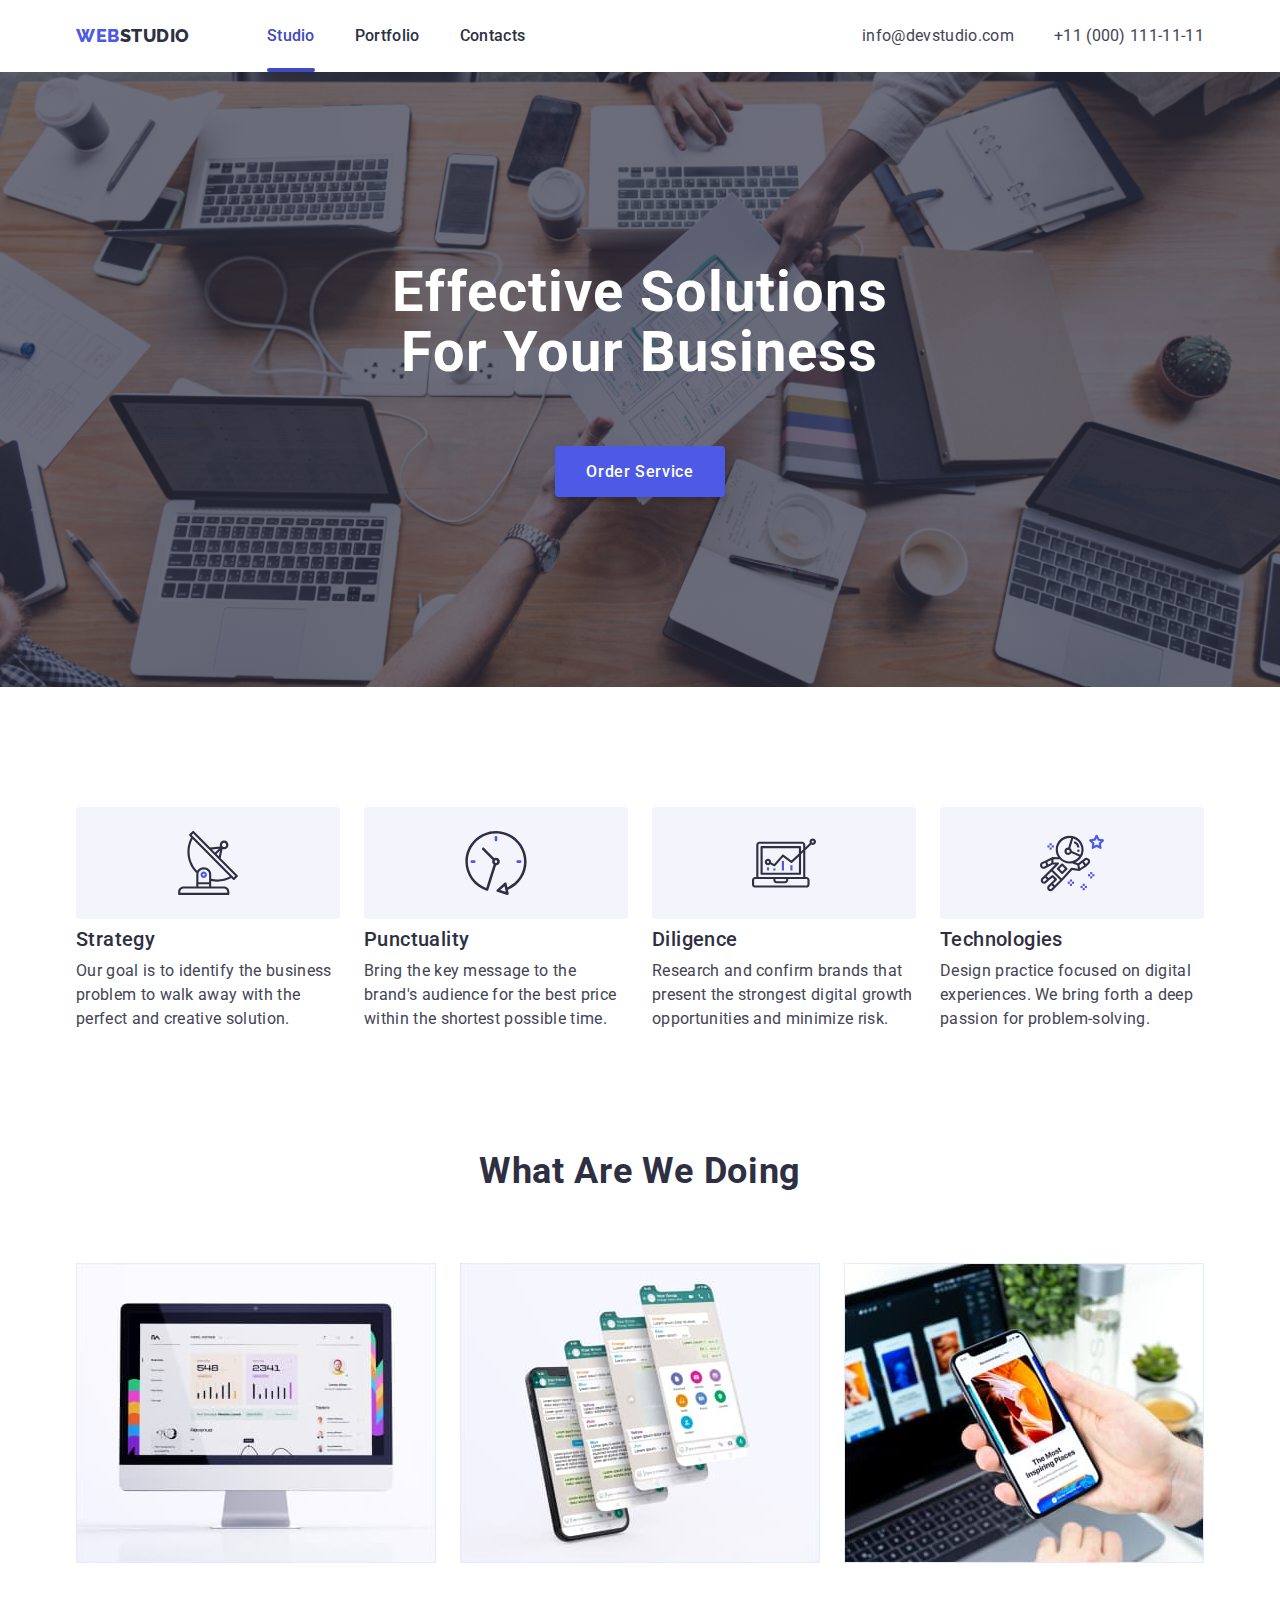
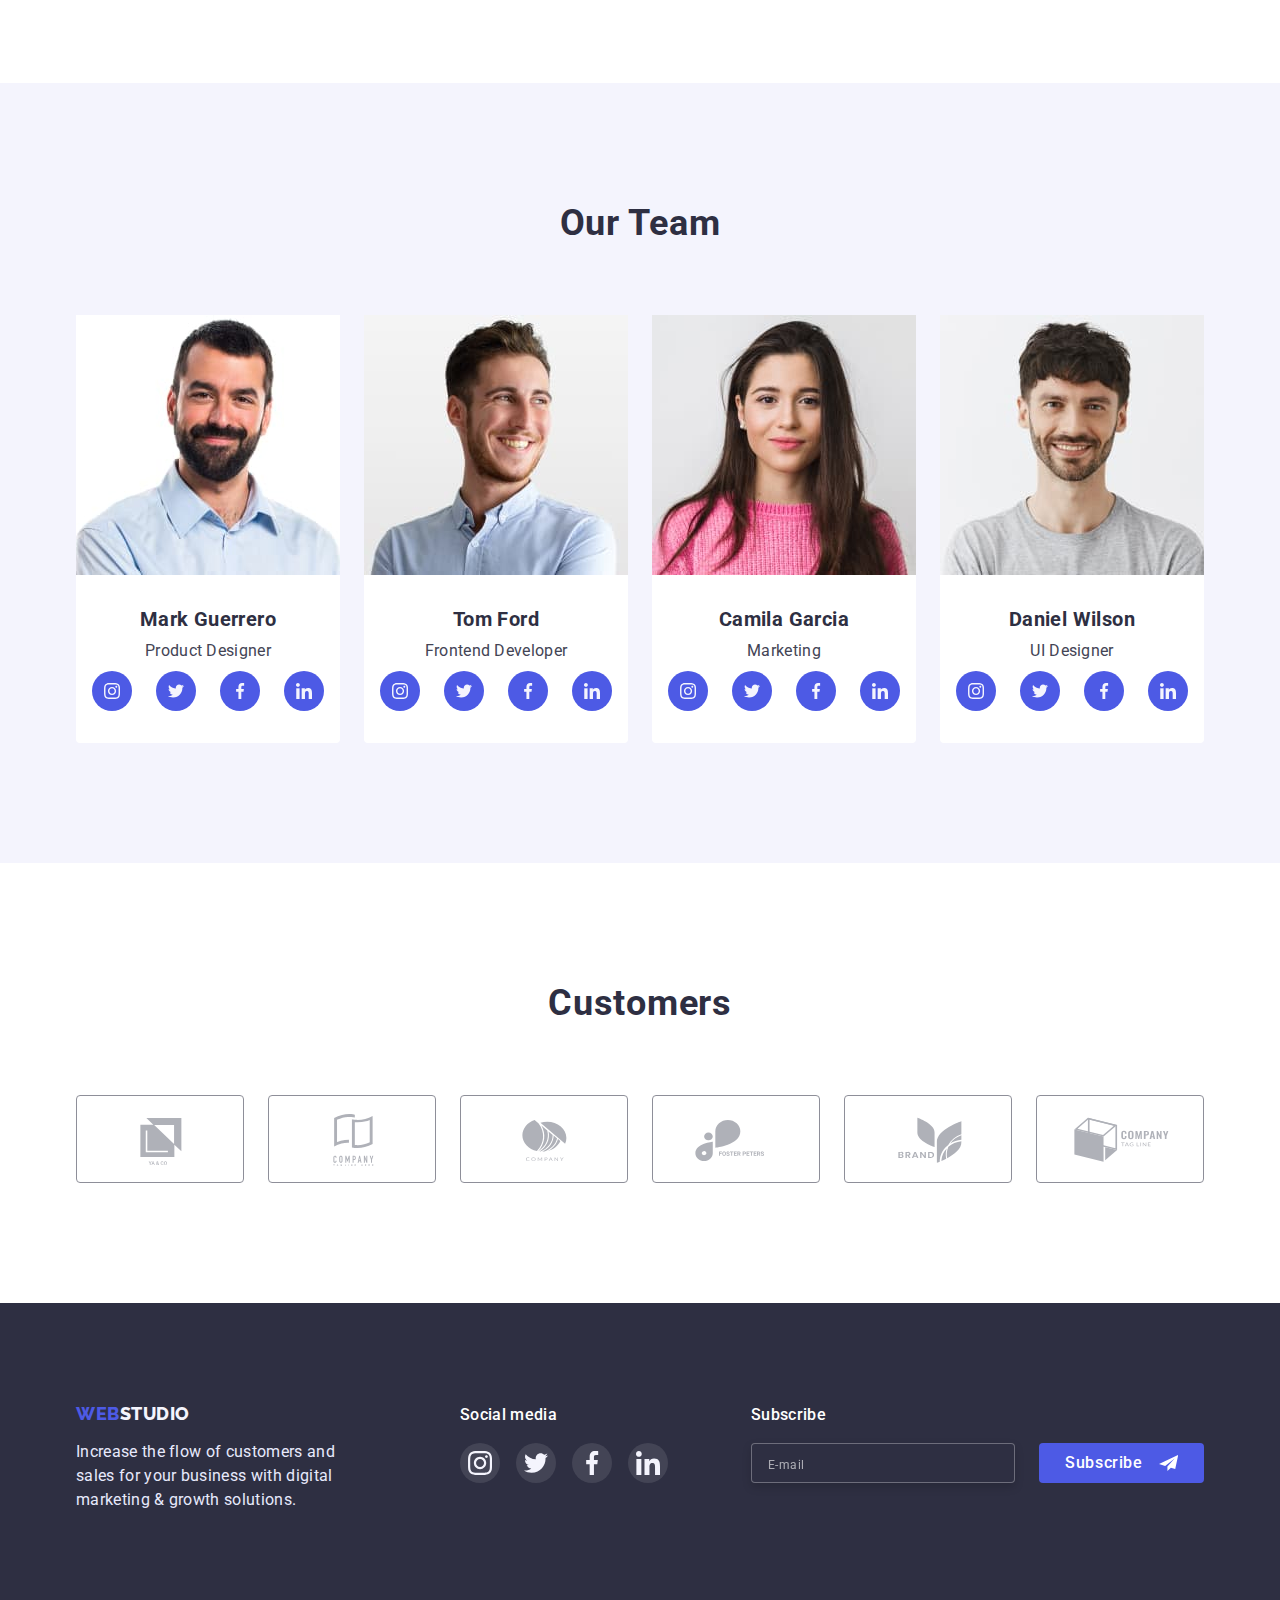
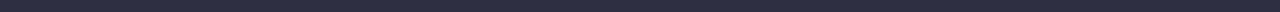
<file: index.html>
<!DOCTYPE html>
<html lang="en">

<head>
  <meta charset="UTF-8" />
  <meta http-equiv="X-UA-Compatible" content="IE=edge" />
  <meta name="viewport" content="width=device-width, initial-scale=1.0" />

  <link rel="preconnect" href="https://fonts.googleapis.com" />
  <link rel="preconnect" href="https://fonts.gstatic.com" crossorigin />
  <link
    href="https://fonts.googleapis.com/css2?family=Raleway:wght@800&family=Roboto:ital,wght@0,400;0,500;0,700;1,900&display=swap"
    rel="stylesheet" />
  <link rel="stylesheet" href="./css/modern-normalize.min.css" />
  <link rel="stylesheet" href="./css/styles.css" />
  <link rel="stylesheet" href="./css/mobile.css" />
  <link rel="stylesheet" href="./css/tablet.css" />
  <link rel="stylesheet" href="./css/desktop.css" />
  <title>Webstudio</title>
</head>

<body>

  <header class="header">
    <div class="container menu-wrapper">
      <a class="header-link" href="./index.html">
        <span class="nav-logo__web">web</span>
        <span class="nav-logo__studio">studio</span>
      </a>

      <nav class="menu">
        <ul class="menu-list">
          <li class="nav-right__menu li">
            <a class="menu-link link menu-current" href="./index.html">Studio</a>
          </li>
          <li class="nav-right__menu li">
            <a class="menu-link link" href="./portfolio.html">Portfolio</a>
          </li>
          <li class="nav-right__menu li">
            <a class="menu-link link" href="#">Contacts</a>
          </li>
        </ul>
      </nav>
      <ul class="contacts">
        <li class="contacts_email li">
          <a class="contacts-link link" href="mailto:info@devstudio.com">info@devstudio.com</a>
        </li>
        <li class="contacts_tel li">
          <a class="contacts-link link" href="tel:+11(000)1111111">+11 (000) 111-11-11</a>
        </li>
      </ul>
      <button class="menu-open" type="button" data-menu-open>
        <svg class="menu-open-icon" width="32px" height="22px">
          <use href="./images/icons.svg#icon-menu"></use>
        </svg>
      </button>
    </div>

    <!-- mob-menu -->
    <div class="mob-menu is-hidden" data-menu>

      <button type="button" class="mob-menu-close" data-menu-close>
        <svg class="mob-menu-close-icon " width="8px" height="8px">
          <use href="./images/icons.svg#icon-modal-close-icon"></use>
        </svg>
      </button>

      <div class="container">
        <div class="mob-menu-top">

          <nav class="mob-menu-nav">
            <ul class="mob-menu-list">
              <li class="mob-menu-nav-right li">
                <a class="mob-menu-link link menu-current" href="./index.html">Studio</a>
              </li>
              <li class="mob-menu-nav-right li">
                <a class="mob-menu-link link" href="./portfolio.html">Portfolio</a>
              </li>
              <li class="mob-menu-nav-right li">
                <a class="mob-menu-link link" href="#">Contacts</a>
              </li>
            </ul>
          </nav>
        </div>

        <div class="mob-menu-bottom">
          <ul class="mob-menu-contacts">
            <li class="mob-menu-contacts_tel li">
              <a class="mob-menu-contacts-link link" href="tel:+11(000)1111111">+11 (000) 111-11-11</a>
            </li>
            <li class="mob-menu-contacts_email li">
              <a class="mob-menu-contacts-link link" href="mailto:info@devstudio.com">info@devstudio.com</a>
            </li>

          </ul>

          <ul class="mob-menu-soc-icons-list">
            <li class="mob-menu-soc-icons-items">
              <a href="#" class="mob-menu-soc-icons-link">
                <svg class="mob-menu-icon">
                  <use href="./images/icons.svg#icon-instagram"></use>
                </svg>
              </a>
            </li>
            <li class="mob-menu-soc-icons-items">
              <a href="#" class="mob-menu-soc-icons-link">
                <svg class="mob-menu-icon">
                  <use href="./images/icons.svg#icon-twitter"></use>
                </svg>
              </a>
            </li>
            <li class="mob-menu-soc-icons-items">
              <a href="#" class="mob-menu-soc-icons-link">
                <svg class="mob-menu-icon">
                  <use href="./images/icons.svg#icon-facebook"></use>
                </svg>
              </a>
            </li>
            <li class="mob-menu-soc-icons-items">
              <a href="#" class="mob-menu-soc-icons-link">
                <svg class="mob-menu-icon">
                  <use href="./images/icons.svg#icon-linkedin"></use>
                </svg>
              </a>
            </li>
          </ul>
        </div>


      </div>
    </div>
    <!--end  mob-menu -->
  </header>
  <main class="main">
    <section class="promo">
      <h1 class="promo__title">Effective Solutions for Your Business</h1>
      <button class="promo__button" data-modal-open type="button">Order Service</button>
    </section>
    <section class="benefits">
      <div class="container">
        <h2 class="visually-hidden">Benefits</h2>
        <ul class="benefits-list">
          <li class="benefits__card li">
            <div class="benefits-icon">
              <svg class="benefits-svg" width="64" height="64">
                <use href="./images/icons.svg#icon-benefits-antenna"></use>
              </svg>
            </div>

            <h3 class="benefits__title">Strategy</h3>
            <p class="benefits__text">
              Our goal is to identify the business problem to walk away with
              the perfect and creative solution.
            </p>
          </li>
          <li class="benefits__card li">
            <div class="benefits-icon">
              <svg class="benefits-svg" width="64" height="64">
                <use href="./images/icons.svg#icon-benefits-clock"></use>
              </svg>
            </div>
            <h3 class="benefits__title">Punctuality</h3>
            <p class="benefits__text">
              Bring the key message to the brand's audience for the best price
              within the shortest possible time.
            </p>
          </li>
          <li class="benefits__card li">
            <div class="benefits-icon">
              <svg class="benefits-svg" width="64" height="64">
                <use href="./images/icons.svg#icon-benefits-diagram"></use>
              </svg>
            </div>
            <h3 class="benefits__title">Diligence</h3>
            <p class="benefits__text">
              Research and confirm brands that present the strongest digital
              growth opportunities and minimize risk.
            </p>
          </li>
          <li class="benefits__card li">
            <div class="benefits-icon">
              <svg class="benefits-svg" width="64" height="64">
                <use href="./images/icons.svg#icon-benefits-astronaut"></use>
              </svg>
            </div>
            <h3 class="benefits__title">Technologies</h3>
            <p class="benefits__text">
              Design practice focused on digital experiences. We bring forth a
              deep passion for problem-solving.
            </p>
          </li>
        </ul>
      </div>
    </section>
    <section class="presentation">
      <div class="container">
        <h2 class="presentation__title">What are we doing</h2>
        <ul class="presentation__list">
          <li class="presentation_item li">
            <img src="./images/presentation1.jpg"
              srcset="./images/presentation1.jpg 1x, ./images/presentation1-2x.jpg 2x" width="360"
              alt="presentation 1" />
          </li>
          <li class="presentation_item li">
            <img src="./images/presentation2.jpg"
              srcset="./images/presentation2.jpg 1x, ./images/presentation2-2x.jpg 2x" width="360"
              alt="presentation 2" />
          </li>
          <li class="presentation_item li">
            <img src="./images/presentation3.jpg"
              srcset="./images/presentation3.jpg 1x, ./images/presentation3-2x.jpg 2x" width="360"
              alt="presentation 3" />
          </li>
        </ul>
      </div>
    </section>
    <section class="team">
      <div class="container">
        <h2 class="team__title">Our Team</h2>
        <ul class="team__list">
          <li class="team__item li">
            <img class="team__photo" src="./images/team1.jpg" srcset="./images/team1.jpg 1x, ./images/team1-2x.jpg 2x"
              width="264" alt="photo Mark Guerrero" />
            <h3 class="team__name">Mark Guerrero</h3>
            <p class="team__job-title">Product Designer</p>

            <ul class="team-soc-icons-list">
              <li class="team-soc-icons-items">
                <a href="#" class="team-link">
                  <svg class="team-icon">
                    <use href="./images/icons.svg#icon-instagram"></use>
                  </svg>
                </a>
                <a href="#" class="team-link">
                  <svg class="team-icon">
                    <use href="./images/icons.svg#icon-twitter"></use>
                  </svg>
                </a>
                <a href="#" class="team-link">
                  <svg class="team-icon">
                    <use href="./images/icons.svg#icon-facebook"></use>
                  </svg>
                </a>
                <a href="#" class="team-link">
                  <svg class="team-icon">
                    <use href="./images/icons.svg#icon-linkedin"></use>
                  </svg>
                </a>
            </ul>
          </li>
          <li class="team__item li">
            <img class="team__photo" src="./images/team2.jpg" srcset="./images/team2.jpg 1x, ./images/team2-2x.jpg 2x"
              width="264" alt="photo Tom Ford" />
            <h3 class="team__name">Tom Ford</h3>
            <p class="team__job-title">Frontend Developer</p>
            <ul class="team-soc-icons-list">
              <li class="team-soc-icons-items">
                <a href="#" class="team-link">
                  <svg class="team-icon">
                    <use href="./images/icons.svg#icon-instagram"></use>
                  </svg>
                </a>
                <a href="#" class="team-link">
                  <svg class="team-icon">
                    <use href="./images/icons.svg#icon-twitter"></use>
                  </svg>
                </a>
                <a href="#" class="team-link">
                  <svg class="team-icon">
                    <use href="./images/icons.svg#icon-facebook"></use>
                  </svg>
                </a>
                <a href="#" class="team-link">
                  <svg class="team-icon">
                    <use href="./images/icons.svg#icon-linkedin"></use>
                  </svg>
                </a>
            </ul>
          </li>
          <li class="team__item li">
            <img class="team__photo" src="./images/team3.jpg" srcset="./images/team3.jpg 1x, ./images/team3-2x.jpg 2x"
              width="264" alt="photo Camila Garcia" />
            <h3 class="team__name">Camila Garcia</h3>
            <p class="team__job-title">Marketing</p>
            <ul class="team-soc-icons-list">
              <li class="team-soc-icons-items">
                <a href="#" class="team-link">
                  <svg class="team-icon">
                    <use href="./images/icons.svg#icon-instagram"></use>
                  </svg>
                </a>
                <a href="#" class="team-link">
                  <svg class="team-icon">
                    <use href="./images/icons.svg#icon-twitter"></use>
                  </svg>
                </a>
                <a href="#" class="team-link">
                  <svg class="team-icon">
                    <use href="./images/icons.svg#icon-facebook"></use>
                  </svg>
                </a>
                <a href="#" class="team-link">
                  <svg class="team-icon">
                    <use href="./images/icons.svg#icon-linkedin"></use>
                  </svg>
                </a>
            </ul>
          </li>
          <li class="team__item li">
            <img class="team__photo" src="./images/team4.jpg" srcset="./images/team4.jpg 1x, ./images/team4-2x.jpg 2x"
              width="264" alt="photo Daniel Wilson" />
            <h3 class="team__name">Daniel Wilson</h3>
            <p class="team__job-title">UI Designer</p>
            <ul class="team-soc-icons-list">
              <li class="team-soc-icons-items">
                <a href="#" class="team-link">
                  <svg class="team-icon">
                    <use href="./images/icons.svg#icon-instagram"></use>
                  </svg>
                </a>
                <a href="#" class="team-link">
                  <svg class="team-icon">
                    <use href="./images/icons.svg#icon-twitter"></use>
                  </svg>
                </a>
                <a href="#" class="team-link">
                  <svg class="team-icon">
                    <use href="./images/icons.svg#icon-facebook"></use>
                  </svg>
                </a>
                <a href="#" class="team-link">
                  <svg class="team-icon">
                    <use href="./images/icons.svg#icon-linkedin"></use>
                  </svg>
                </a>
            </ul>
          </li>
        </ul>
      </div>
    </section>
    <section class="customers">

      <div class="container">
        <h2 class="customers-title">customers</h2>
        <ul class="customers-list">
          <li class="customers-item li">
            <a class="customers-link" href="#">
              <svg class="customers-icon" width="104px" height="56px">
                <use href="./images/icons.svg#icon-ustomers-yaco"></use>
              </svg>
            </a>
          </li>
          <li class="customers-item li">
            <a class="customers-link" href="#">
              <svg class="customers-icon" width="104px" height="56px">
                <use href="./images/icons.svg#icon-customers-company"></use>
              </svg>
            </a>
          </li>
          <li class="customers-item li">
            <a class="customers-link" href="#">
              <svg class="customers-icon" width="104px" height="56px">
                <use href="./images/icons.svg#icon-customers-company-circle"></use>
              </svg>
            </a>
          </li>
          <li class="customers-item li">
            <a class="customers-link" href="#">
              <svg class="customers-icon" width="104px" height="56px">
                <use href="./images/icons.svg#icon-customers-foster"></use>
              </svg>
            </a>
          </li>
          <li class="customers-item li">
            <a class="customers-link" href="#">
              <svg class="customers-icon" width="104px" height="56px">
                <use href="./images/icons.svg#icon-customers-brand"></use>
              </svg>
            </a>
          </li>
          <li class="customers-item li">
            <a class="customers-link" href="#">
              <svg class="customers-icon" width="104px" height="56px">
                <use href="./images/icons.svg#icon-customers-tag"></use>
              </svg>
            </a>
          </li>
        </ul>
      </div>
    </section>
  </main>
  <footer class="footer">

    <div class="container">

      <div class="footer-wrapper">

        <div class="footer-text">
          <a class="footer-text-link" href="./index.html">
            <span class="nav-logo__web">web</span>studio
            <!-- <span class="nav-logo__studio">studio</span> -->

          </a>
          <p class="footer-text-paragraph">
            Increase the flow of customers and sales for your business with
            digital marketing & growth solutions.
          </p>
        </div>

        <div class="footer-social">
          <p class="footer-social-title">Social media</p>
          <ul class="footer-social-list">
            <li class="footer-social-item li">
              <a class="footer-social-link" href="#">
                <svg class="footer-social-icon" width="24px" height="24px">
                  <use href="./images/icons.svg#icon-instagram"></use>
                </svg>
              </a>
            </li>
            <li class="footer-social-item li">
              <a class="footer-social-link" href="#">
                <svg class="footer-social-icon" width="24px" height="24px">
                  <use href="./images/icons.svg#icon-twitter"></use>
                </svg>
              </a>
            </li>
            <li class="footer-social-item li">
              <a class="footer-social-link" href="#">
                <svg class="footer-social-icon" width="24px" height="24px">
                  <use href="./images/icons.svg#icon-facebook"></use>
                </svg>
              </a>
            </li>
            <li class="footer-social-item li">
              <a class="footer-social-link" href="#">
                <svg class="footer-social-icon" width="24px" height="24px">
                  <use href="./images/icons.svg#icon-linkedin"></use>
                </svg>
              </a>
            </li>
          </ul>
        </div>

        <div class="form-wraper">
          <p class="footer-e-mail-title">Subscribe</p>
          <form class="footer-e-mail">
            <input class="footer-e-mail-input" type="email" name="email" placeholder="E-mail">
            <button class="footer-e-mail-button" type="submit">
              <span>Subscribe</span>
              <svg class="footer-social-icon" width="24px" height="20px">
                <use href="./images/icons.svg#icon-mail-list"></use>
              </svg>
            </button>
          </form>
        </div>

      </div>
    </div>
  </footer>

  <div class="backdrop is-hidden" data-modal>
    <div class="modal">
      <button type="button" class="modal-close" data-modal-close>
        <svg class="modal-close-icon " width="8px" height="8px">
          <use href="./images/icons.svg#icon-modal-close-icon"></use>
        </svg>

      </button>
      <p class="modal-title">Leave your contacts and we will call you back</p>
      <form class="modal-form">
        <label class="modal-label">
          <span class="modal-label-text">
            Name
          </span>
          <span class="modal-input-wrap">
            <input class="modal-input" type="text" name="user-name" required>
            <svg class="modal-input-icon" width="18px" height="18px">
              <use href="./images/icons.svg#icon-modal-input-name"></use>
            </svg>
          </span>
        </label>

        <label class="modal-label">
          <span class="modal-label-text">
            Phone
          </span>
          <span class="modal-input-wrap">
            <input class="modal-input" type="tel" name="user-tel" required>
            <svg class="modal-input-icon" width="18px" height="24px">
              <use href="./images/icons.svg#icon-modal-input-tel"></use>
            </svg>
          </span>
        </label>

        <label class="modal-label">
          <span class="modal-label-text">
            Email
          </span>
          <span class="modal-input-wrap">
            <input class="modal-input" type="email" name="user-mail">
            <svg class="modal-input-icon" width="18px" height="24px">
              <use href="./images/icons.svg#icon-modal-input-email"></use>
            </svg>
          </span>
        </label>

        <label class="modal-label-comment">
          <span class="modal-label-text">
            Comment
          </span>
          <textarea class="modal-textarea" name="user-text" placeholder="Text input"></textarea>

        </label>
        <label class="modal-privacy">
          <input class="modal-privacy-checkbox visually-hidden" name="privacy" id="privacy" value="true" type="checkbox"
            required>
          <span class="modal-privacy-text">I accept the terms and conditions of the
            <a class="modal-privacy-link" href="#">Privacy Policy</a>
          </span>
        </label>
        <button class="modal-btn" type="submit">Send</button>
      </form>
    </div>
  </div>
  <script src="./js/modal.js"></script>
  <script src="./js/mob-menu.js"></script>
</body>

</html>
</file>
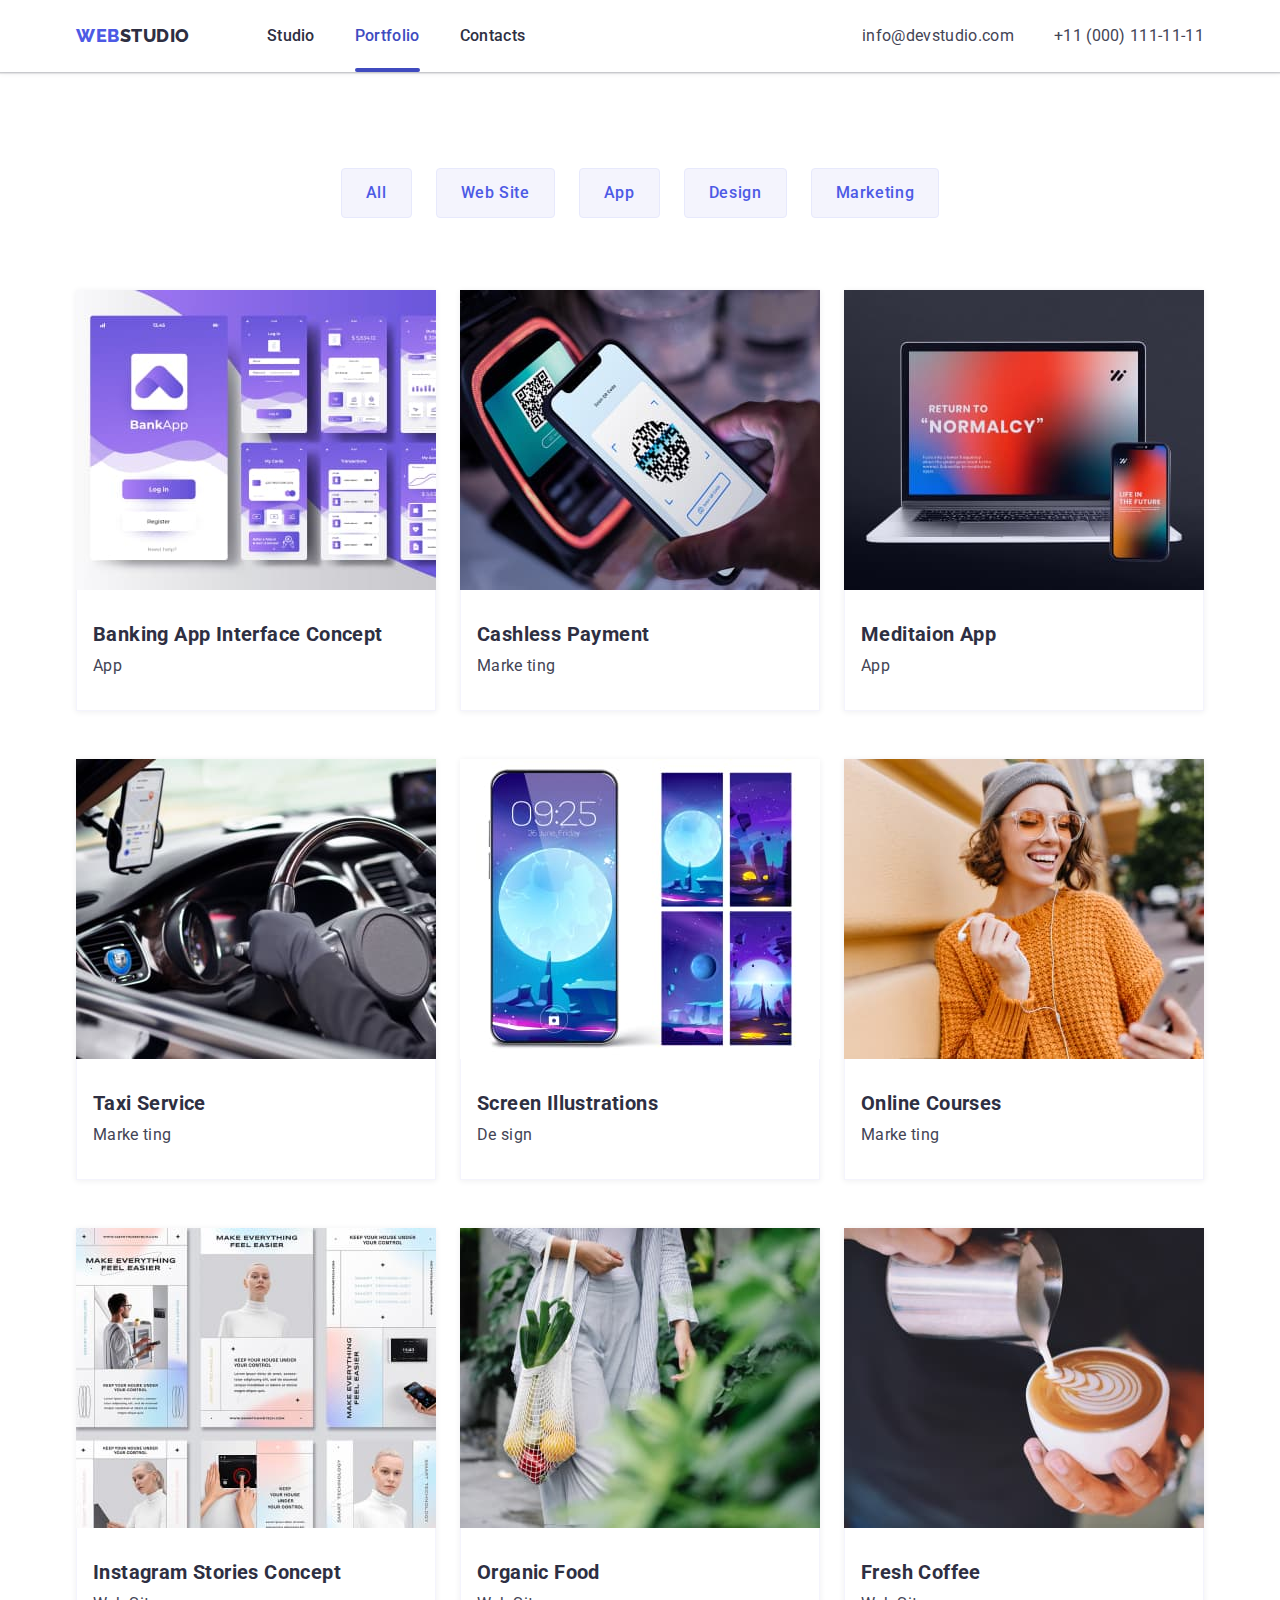
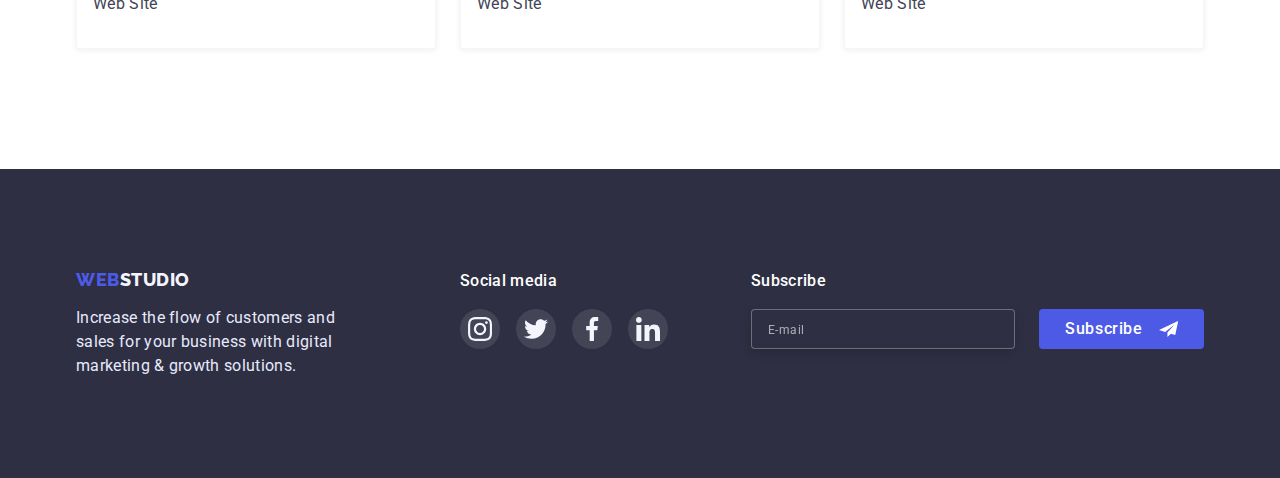
<file: portfolio.html>
<!DOCTYPE html>
<html lang="en">

<head>
  <meta charset="UTF-8" />
  <meta http-equiv="X-UA-Compatible" content="IE=edge" />
  <meta name="viewport" content="width=device-width, initial-scale=1.0" />

  <link rel="preconnect" href="https://fonts.googleapis.com" />
  <link rel="preconnect" href="https://fonts.gstatic.com" crossorigin />
  <link
    href="https://fonts.googleapis.com/css2?family=Raleway:wght@800&family=Roboto:ital,wght@0,400;0,500;0,700;1,900&display=swap"
    rel="stylesheet" />
  <link rel="stylesheet" href="./css/modern-normalize.min.css" />
  <link rel="stylesheet" href="./css/styles.css" />
  <link rel="stylesheet" href="./css/mobile.css" />
  <link rel="stylesheet" href="./css/tablet.css" />
  <link rel="stylesheet" href="./css/desktop.css" />
  <title>Portfolio</title>
</head>

<body>
  <header class="header">
    <div class="container menu-wrapper">
      <a class="header-link" href="./index.html">
        <span class="nav-logo__web">web</span>
        <span class="nav-logo__studio">studio</span>
      </a>

      <nav class="menu">
        <ul class="menu-list">
          <li class="nav-right__menu li">
            <a class="menu-link link" href="./index.html">Studio</a>
          </li>
          <li class="nav-right__menu li">
            <a class="menu-link link menu-current" href="./portfolio.html">Portfolio</a>
          </li>
          <li class="nav-right__menu li">
            <a class="menu-link link" href="#">Contacts</a>
          </li>
        </ul>
      </nav>
      <ul class="contacts">
        <li class="contacts_email li">
          <a class="contacts-link link" href="mailto:info@devstudio.com">info@devstudio.com</a>
        </li>
        <li class="contacts_tel li">
          <a class="contacts-link link" href="tel:+11(000)1111111">+11 (000) 111-11-11</a>
        </li>
      </ul>
      <button class="menu-open" type="button" data-menu-open>
        <svg class="menu-open-icon" width="32px" height="22px">
          <use href="./images/icons.svg#icon-menu"></use>
        </svg>
      </button>
    </div>

    <!-- mob-menu -->
    <div class="mob-menu is-hidden" data-menu>

      <button type="button" class="mob-menu-close" data-menu-close>
        <svg class="mob-menu-close-icon " width="8px" height="8px">
          <use href="./images/icons.svg#icon-modal-close-icon"></use>
        </svg>
      </button>

      <div class="container">
        <div class="mob-menu-top">

          <nav class="mob-menu-nav">
            <ul class="mob-menu-list">
              <li class="mob-menu-nav-right li">
                <a class="mob-menu-link link" href="./index.html">Studio</a>
              </li>
              <li class="mob-menu-nav-right li">
                <a class="mob-menu-link link menu-current" href=" ./portfolio.html">Portfolio</a>
              </li>
              <li class="mob-menu-nav-right li">
                <a class="mob-menu-link link" href="#">Contacts</a>
              </li>
            </ul>
          </nav>
        </div>

        <div class="mob-menu-bottom">
          <ul class="mob-menu-contacts">
            <li class="mob-menu-contacts_tel li">
              <a class="mob-menu-contacts-link link" href="tel:+11(000)1111111">+11 (000) 111-11-11</a>
            </li>
            <li class="mob-menu-contacts_email li">
              <a class="mob-menu-contacts-link link" href="mailto:info@devstudio.com">info@devstudio.com</a>
            </li>

          </ul>

          <ul class="mob-menu-soc-icons-list">
            <li class="mob-menu-soc-icons-items">
              <a href="#" class="mob-menu-soc-icons-link">
                <svg class="mob-menu-icon">
                  <use href="./images/icons.svg#icon-instagram"></use>
                </svg>
              </a>
            </li>
            <li class="mob-menu-soc-icons-items">
              <a href="#" class="mob-menu-soc-icons-link">
                <svg class="mob-menu-icon">
                  <use href="./images/icons.svg#icon-twitter"></use>
                </svg>
              </a>
            </li>
            <li class="mob-menu-soc-icons-items">
              <a href="#" class="mob-menu-soc-icons-link">
                <svg class="mob-menu-icon">
                  <use href="./images/icons.svg#icon-facebook"></use>
                </svg>
              </a>
            </li>
            <li class="mob-menu-soc-icons-items">
              <a href="#" class="mob-menu-soc-icons-link">
                <svg class="mob-menu-icon">
                  <use href="./images/icons.svg#icon-linkedin"></use>
                </svg>
              </a>
            </li>
          </ul>
        </div>


      </div>
    </div>
    <!--end  mob-menu -->
  </header>
  <main class="main">
    <section class="portfolio">
      <div class="container">
        <h1 class="visually-hidden">Our portfolio</h1>
        <ul class="filter">
          <li class="filter-list li">
            <button class="filter-btn btn" type="button">All</button>
          </li>
          <li class="filter-list li">
            <button class="filter-btn btn" type="button">Web Site</button>
          </li>
          <li class="filter-list li">
            <button class="filter-btn btn" type="button">App</button>
          </li>
          <li class="filter-list li">
            <button class="filter-btn btn" type="button">Design</button>
          </li>
          <li class="filter-list li">
            <button class="filter-btn btn" type="button">Marketing</button>
          </li>
        </ul>
        <ul class="projects">
          <li class="project-item li">
            <a class="projects-link link" href="#">
              <div class="project-thumb">
                <img src="./images/project-1.jpg" width="360" alt="Banking App" />
                <div class="project-overlay">
                  <p class="overlay-content">14 Stylish and User-Friendly App Design Concepts · Task Manager App ·
                    Calorie Tracker App · Exotic
                    Fruit Ecommerce App ·
                    Cloud Storage App</p>
                </div>
              </div>
              <div class="projects-content">
                <h2 class="project-title">Banking App Interface Concept</h2>
                <p class="project-text">App</p>
              </div>
            </a>
          </li>
          <li class="project-item li">
            <a class="projects-link link" href="#">
              <div class="project-thumb">
                <img src="./images/project-2.jpg" width="360" alt="Cashless" />
                <div class="project-overlay">
                  <p class="overlay-content">14 Stylish and User-Friendly App Design Concepts · Task Manager App ·
                    Calorie Tracker App · Exotic
                    Fruit Ecommerce App ·
                    Cloud Storage App</p>
                </div>
              </div>
              <div class="projects-content">
                <h2 class="project-title">Cashless Payment</h2>
                <p class="project-text">Marke ting</p>
              </div>
            </a>
          </li>
          <li class="project-item li">
            <a class="projects-link link" href="#">
              <div class="project-thumb">
                <img src="./images/project-3.jpg" width="360" alt="Meditaion App" />
                <div class="project-overlay">
                  <p class="overlay-content">14 Stylish and User-Friendly App Design Concepts · Task Manager App ·
                    Calorie Tracker App · Exotic
                    Fruit Ecommerce App ·
                    Cloud Storage App</p>
                </div>
              </div>
              <div class="projects-content">
                <h2 class="project-title">Meditaion App</h2>
                <p class="project-text">App</p>
              </div>
            </a>
          </li>
          <li class="project-item li">
            <a class="projects-link link" href="#">
              <div class="project-thumb">
                <img src="./images/project-4.jpg" width="360" alt="Taxi Service" />
                <div class="project-overlay">
                  <p class="overlay-content">14 Stylish and User-Friendly App Design Concepts · Task Manager App ·
                    Calorie Tracker App · Exotic
                    Fruit Ecommerce App ·
                    Cloud Storage App</p>
                </div>
              </div>
              <div class="projects-content">
                <h2 class="project-title">Taxi Service</h2>
                <p class="project-text">Marke ting</p>
              </div>
            </a>
          </li>
          <li class="project-item li">
            <a class="projects-link link" href="#">
              <div class="project-thumb">
                <img src="./images/project-5.jpg" width="360" alt="Screen Illustrations" />
                <div class="project-overlay">
                  <p class="overlay-content">14 Stylish and User-Friendly App Design Concepts · Task Manager App ·
                    Calorie Tracker App · Exotic
                    Fruit Ecommerce App ·
                    Cloud Storage App</p>
                </div>
              </div>
              <div class="projects-content">
                <h2 class="project-title">Screen Illustrations</h2>
                <p class="project-text">De sign</p>
              </div>
            </a>
          </li>
          <li class="project-item li">
            <a class="projects-link link" href="#">
              <div class="project-thumb">
                <img src="./images/project-6.jpg" width="360" alt="Online Courses" />
                <div class="project-overlay">
                  <p class="overlay-content">14 Stylish and User-Friendly App Design Concepts · Task Manager App ·
                    Calorie Tracker App · Exotic
                    Fruit Ecommerce App ·
                    Cloud Storage App</p>
                </div>
              </div>
              <div class="projects-content">
                <h2 class="project-title">Online Courses</h2>
                <p class="project-text">Marke ting</p>
              </div>
            </a>
          </li>
          <li class="project-item li">
            <a class="projects-link link" href="#">
              <div class="project-thumb">
                <img src="./images/project-7.jpg" width="360" alt="Instagram Stories Concept" />
                <div class="project-overlay">
                  <p class="overlay-content">14 Stylish and User-Friendly App Design Concepts · Task Manager App ·
                    Calorie Tracker App · Exotic
                    Fruit Ecommerce App ·
                    Cloud Storage App</p>
                </div>
              </div>
              <div class="projects-content">
                <h2 class="project-title">Instagram Stories Concept</h2>
                <p class="project-text">Web Site</p>
              </div>
            </a>
          </li>
          <li class="project-item li">
            <a class="projects-link link" href="#">
              <div class="project-thumb">
                <img src="./images/project-8.jpg" width="360" alt="Organic Food" />
                <div class="project-overlay">
                  <p class="overlay-content">14 Stylish and User-Friendly App Design Concepts · Task Manager App ·
                    Calorie Tracker App · Exotic
                    Fruit Ecommerce App ·
                    Cloud Storage App</p>
                </div>
              </div>
              <div class="projects-content">
                <h2 class="project-title">Organic Food</h2>
                <p class="project-text">Web Site</p>
              </div>
            </a>
          </li>
          <li class="project-item li">
            <a class="projects-link link" href="#">
              <div class="project-thumb">
                <img src="./images/project-9.jpg" width="360" alt="Fresh Coffee" />
                <div class="project-overlay">
                  <p class="overlay-content">14 Stylish and User-Friendly App Design Concepts · Task Manager App ·
                    Calorie Tracker App · Exotic
                    Fruit Ecommerce App ·
                    Cloud Storage App</p>
                </div>
              </div>
              <div class="projects-content">
                <h2 class="project-title">Fresh Coffee</h2>
                <p class="project-text">Web Site</p>
              </div>
            </a>
          </li>
        </ul>
      </div>
    </section>
  </main>
  <footer class="footer">

    <div class="container">

      <div class="footer-wrapper">

        <div class="footer-text">
          <a class="footer-text-link" href="./index.html">
            <span class="nav-logo__web">web</span>studio
            <!-- <span class="nav-logo__studio"></span> -->
          </a>
          <p class="footer-text-paragraph">
            Increase the flow of customers and sales for your business with
            digital marketing & growth solutions.
          </p>
        </div>

        <div class="footer-social">
          <p class="footer-social-title">Social media</p>
          <ul class="footer-social-list">
            <li class="footer-social-item li">
              <a class="footer-social-link" href="#">
                <svg class="footer-social-icon" width="24px" height="24px">
                  <use href="./images/icons.svg#icon-instagram"></use>
                </svg>
              </a>
            </li>
            <li class="footer-social-item li">
              <a class="footer-social-link" href="#">
                <svg class="footer-social-icon" width="24px" height="24px">
                  <use href="./images/icons.svg#icon-twitter"></use>
                </svg>
              </a>
            </li>
            <li class="footer-social-item li">
              <a class="footer-social-link" href="#">
                <svg class="footer-social-icon" width="24px" height="24px">
                  <use href="./images/icons.svg#icon-facebook"></use>
                </svg>
              </a>
            </li>
            <li class="footer-social-item li">
              <a class="footer-social-link" href="#">
                <svg class="footer-social-icon" width="24px" height="24px">
                  <use href="./images/icons.svg#icon-linkedin"></use>
                </svg>
              </a>
            </li>
          </ul>
        </div>

        <div class="form-wraper">
          <p class="footer-e-mail-title">Subscribe</p>
          <form class="footer-e-mail">
            <input class="footer-e-mail-input" type="email" name="email" placeholder="E-mail">
            <button class="footer-e-mail-button" type="submit">
              <span>Subscribe</span>
              <svg class="footer-social-icon" width="24px" height="20px">
                <use href="./images/icons.svg#icon-mail-list"></use>
              </svg>
            </button>
          </form>
        </div>

      </div>
    </div>
  </footer>
  <script src="./js/mob-menu.js"></script>
</body>

</html>
</file>
<file: css/styles.css>
* {
  box-sizing: border-box;
}

:root {
  --white-color: #ffffff;
  --accent-color: #4d5ae5;
  --primary-brand-color: #4d5ae5;
  --dark-color: #2e2f42;
  --slate-text-color: #434455;
  --cloud-color: #f4f4fd;
  --cornflower-color: #e7e9fc;
  --ocean-color: #404BBF;
  --duration-timing-function: 250ms cubic-bezier(0.4, 0, 0.2, 1);
}

body {
  font-family: 'Roboto', sans-serif;
  background: var(--white-color);
}

.container {
  /* max-width: 767px; */
  padding: 0 15px 0;
  margin: 0 auto;
}

h1,
h2,
h3,
h4,
h5,
ul,
p {
  margin: 0;
  padding: 0;
}

.link,
.header-link,
.footer-link {
  text-decoration: none;
}

ul {
  list-style-type: none;
}

.li {
  /* list-style: none; */
}

img {
  display: block;
  /* max-width: 100%; */
  height: auto;
  width: 100%;
}



.visually-hidden {
  position: absolute;
  width: 1px;
  height: 1px;
  margin: -1px;
  border: 0;
  padding: 0;
  white-space: nowrap;
  clip-path: inset(100%);
  clip: rect(0 0 0 0);
  overflow: hidden;
}

/* Header  */

.header {
  box-shadow: 0px 2px 1px rgba(46, 47, 66, 0.08),
    0px 1px 1px rgba(46, 47, 66, 0.16), 0px 1px 6px rgba(46, 47, 66, 0.08);
}

.menu-wrapper {
  display: flex;
  /* justify-content: space-between; */
  align-items: center;
}

.header-link {
  font-family: 'Raleway';
  font-style: normal;
  font-weight: 800;
  font-size: 18px;
  line-height: calc(24 / 18);
  align-items: center;
  letter-spacing: 0.03em;
  text-transform: uppercase;
  color: var(--dark-color);
  margin-right: 123px;
  padding-top: 24px;
  padding-bottom: 24px;
  display: flex;
}

.nav-logo__web {
  color: var(--primary-brand-color);
}

/* .nav-logo__studio {} */

.menu {
  display: none;
  font-size: 16px;
  line-height: calc(24 / 16);
  letter-spacing: 0.02em;
}

.menu-list {
  display: flex;
}

.nav-right__menu:not(:last-child) {
  margin-right: 40px;
}

.menu-link {
  position: relative;
  display: block;
  padding-top: 24px;
  padding-bottom: 24px;

  font-weight: 500;
  color: var(--dark-color);

  transition: color var(--duration-timing-function);
}

.menu-link:hover,
.menu-link:focus {
  color: var(--ocean-color)
}

.mob-menu-nav-right .menu-current {
  color: var(--ocean-color)
}

.menu-current {
  color: var(--ocean-color)
}

/* .menu-current::after {
  position: absolute;
  left: 0;
  bottom: 0;
  width: 100%;
  height: 4px;
  border-radius: 2px;
  display: block;
  content: '';
  background-color: var(--ocean-color);
  opacity: 1;
} */


.contacts {
  display: none;
  font-weight: 400;
  font-size: 12px;
  line-height: calc(16 / 12);
  letter-spacing: 0.04em;
  /* margin-left: auto; */
  align-items: flex-start;
  flex-direction: column;
  justify-content: center;
}

/* .contacts_email {
  margin-right: 40px;
} */

.contacts-link {
  color: var(--slate-text-color);
  transition: color var(--duration-timing-function);
}

.contacts-link:hover,
.contacts-link:focus {
  color: var(--ocean-color);
}

.menu-open {
  width: 32px;
  height: 22px;
  padding: 0;
  border-color: transparent;
  border: none;
  background: transparent;
  margin-left: auto;
}

.menu-open-icon {
  stroke: #000000;
}

/* mob-menu */
.mob-menu {
  /* display: none; */
  position: fixed;
  top: 0;
  z-index: 1;
  padding: 40px;
  width: 100vw;
  height: 100vh;
  background-color: #fff;

  box-shadow: 0px 2px 1px rgba(46, 47, 66, 0.08), 0px 1px 1px rgba(46, 47, 66, 0.16), 0px 1px 6px rgba(46, 47, 66, 0.08);
  padding-top: 80px;
}

.mob-menu-close {
  position: absolute;
  top: 40px;
  right: 40px;
  width: 24px;
  height: 24px;
  display: flex;
  align-items: center;
  justify-content: center;

  background: #E7E9FC;
  border: 1px solid rgba(0, 0, 0, 0.1);
  border-radius: 50%;
  color: #000000;
  cursor: pointer;
  transition:
    background var(--duration-timing-function),
    color var(--duration-timing-function);
}

.mob-menu .container {
  height: 100%;
  display: flex;
  flex-direction: column;
  justify-content: space-between;
  overflow: auto;
}

/* .mob-menu-nav {} */

.mob-menu-list {
  display: flex;
  flex-direction: column;
  gap: 40px;
  /* margin-bottom: 84px; */
}

/* .mob-menu-nav-right {} */

.mob-menu-link {
  font-style: normal;
  font-weight: 700;
  font-size: 36px;
  line-height: 40px;
  letter-spacing: 0.02em;
  text-transform: capitalize;

  color: var(--dark-color);
  transition: color var(--duration-timing-function);
}



.mob-menu-link:hover,
.mob-menu-link:focus {
  color: var(--ocean-color)
}

.mob-menu-contacts {
  display: flex;
  flex-direction: column;
  gap: 40px;
  margin-bottom: 48px;
}



.mob-menu-contacts_tel {
  font-weight: 600;
  font-size: 36px;
  line-height: 40px;
  text-transform: capitalize;

}

.mob-menu-contacts_tel .mob-menu-contacts-link {
  color: #4D5AE5;
}

.mob-menu-contacts_email {
  font-weight: 500;
  font-size: 20px;
  line-height: 24px;
  letter-spacing: 0.02em;
}

.mob-menu-contacts-link {
  color: #434455;
}



/* .mob-menu-contacts-link:hover,
.mob-menu-contacts-link:focus {
  color: #4D5AE5;
} */

/* .mob-menu-contacts-link {} */

.mob-menu-soc-icons-list {
  display: flex;
  gap: 52px;
  flex-wrap: wrap;
}


.mob-menu-soc-icons-items {}


.mob-menu-soc-icons-link {
  width: 40px;
  height: 40px;
  color: var(--cloud-color);
  border-radius: 50%;
  background: #4D5AE5;
  display: flex;
  justify-content: center;
  align-items: center;
  transition: background var(--duration-timing-function);
}

.mob-menu-icon {
  fill: currentColor;
  width: 24px;
  height: 24px;
}

/* mob-menu-end */

/* .contacts_tel {} */

/* .main {} */

.section {
  padding-top: 96px;
  padding-bottom: 96px;
}

/* Section Promo */

.promo {
  max-width: 480px;
  margin: 0 auto;
  background: var(--dark-color);
  padding-top: 112px;
  padding-bottom: 112px;
  text-align: center;

  background-image: linear-gradient(to right, rgba(46, 47, 66, 0.7), rgba(46, 47, 66, 0.7)), url(../images/promo-mobil.jpg);
  background-repeat: no-repeat;
  background-position: center;
  background-size: cover;
}

@media (min-device-pixel-ratio: 2),
(min-resolution: 192dpi),
(min-resolution: 2dppx) {
  .promo {
    background-image: linear-gradient(to right, rgba(46, 47, 66, 0.7), rgba(46, 47, 66, 0.7)), url(../images/promo-mobil-2x.jpg);
  }
}

.promo__title {
  font-weight: 700;
  max-width: 330px;
  font-size: 36px;
  line-height: calc(40 / 36);
  letter-spacing: 0.02em;
  text-transform: capitalize;
  color: var(--white-color);
  margin: 0 auto 72px;
}

.promo__button {
  font-family: inherit;
  font-size: 16px;
  font-weight: 500;
  line-height: calc(19 / 16);
  letter-spacing: 0.04em;
  color: var(--white-color);
  width: 170px;
  height: 51px;
  background: var(--primary-brand-color);
  border: transparent;
  border-radius: 4px;
  box-shadow: 0px 4px 4px rgba(0, 0, 0, 0.15);
  cursor: pointer;
  transition:
    background var(--duration-timing-function),
    box-shadow var(--duration-timing-function);
}

.promo__button:hover,
.promo__button:focus {
  background: var(--ocean-color);
  box-shadow: 0px 4px 4px rgba(0, 0, 0, 0.15);
}

/* Section Benefits */

.benefits {
  background: var(--white-color);
  padding-top: 96px;
  padding-bottom: 96px;
}

.benefits-list {
  display: flex;
  flex-wrap: wrap;
  gap: 72px;
}

/* .benefits__card {
  width: calc((100% - 72px) / 4);
  flex-basis: calc((100% - 3 * 24px) / 4);
} */

.benefits-icon {
  /* display: none; */
  /* width: 264px;
  height: 112px; */
  background: var(--cloud-color);
  border-radius: 4px;
  display: flex;
  align-items: center;
  justify-content: center
}

.benefits-svg {
  display: none;
}

.benefits__title {
  font-weight: 700;
  font-size: 36px;
  line-height: calc(40 / 36);
  text-align: center;
  letter-spacing: 0.02em;
  color: var(--dark-color);
  /* margin-top: 8px; */
  margin-bottom: 8px;
}

.benefits__text {
  font-weight: 500;
  font-size: 16px;
  line-height: calc(24 / 16);
  letter-spacing: 0.02em;
  color: var(--slate-text-color);
}

.presentation {
  display: none;
  background: var(--white-color);
  /* padding-top: 120px; */
  padding-bottom: 120px;
}

.presentation__title {
  font-weight: 700;
  font-size: 36px;
  line-height: calc(40 / 36);
  text-align: center;
  letter-spacing: 0.02em;
  text-transform: capitalize;
  color: var(--dark-color);
  margin-bottom: 72px;
}

.presentation__list {
  display: flex;
  gap: 24px;
  justify-content: center;
}

/* .presentation_item {
  width: calc((100% - 48px) / 3);
} */

.team {
  background: var(--cloud-color);
  padding-top: 96px;
  padding-bottom: 128px;
}

.team__title {
  font-size: 36px;
  font-weight: 700;
  line-height: calc(40 / 36);
  text-align: center;
  letter-spacing: 0.02em;
  text-transform: capitalize;
  color: var(--dark-color);
  margin-bottom: 72px;
}

.team__list {
  display: flex;
  flex-wrap: wrap;
  gap: 72px;
  justify-content: center;
}

.team__item {
  background: var(--white-color);

  width: 264px;
  /* width: calc((100% - 24px) /2); */
  /* width: calc((100% - 72px) /4); */
  text-align: center;
  padding-bottom: 32px;
  border-radius: 0px 0px 4px 4px;
}

.team__photo {
  margin-bottom: 32px;
}

.team__name {
  font-weight: 700;
  font-size: 20px;
  line-height: calc(24 / 20);
  letter-spacing: 0.02em;
  color: var(--dark-color);
  margin-bottom: 8px;
}

.team__job-title {
  font-weight: 400;
  font-size: 16px;
  line-height: calc(24 / 16);
  letter-spacing: 0.02em;
  color: var(--slate-text-color);
  margin-bottom: 8px;
}

/* .team-soc-icons-list {} */

.team-soc-icons-items {
  display: flex;
  justify-content: center;
  gap: 24px;
}

.team-link {
  width: 40px;
  height: 40px;
  color: var(--cloud-color);
  border-radius: 50%;
  background: #4D5AE5;
  display: flex;
  justify-content: center;
  align-items: center;
  transition: background var(--duration-timing-function);
}

.team-link:hover,
.team-link:focus {
  background: var(--ocean-color);
}

.team-icon {
  fill: currentColor;
  width: 16px;
  height: 16px;
}

.customers {
  background: #FFFFFF;
  padding-top: 96px;
  padding-bottom: 96px;
}

.customers-title {
  margin-bottom: 72px;
  font-style: normal;
  font-weight: 700;
  font-size: 36px;
  line-height: calc(40 / 36);
  text-align: center;
  letter-spacing: 0.02em;
  text-transform: capitalize;
  color: #2E2F42;
}

.customers-list {
  display: flex;
  flex-wrap: wrap;
  justify-content: center;
  column-gap: 16px;
  row-gap: 72px;
}

.customers-item {
  display: flex;
  flex-basis: calc((100% - 16px)/2);

}

.customers-link {
  width: calc(100%);
  height: 88px;
  border: 1px solid #8E8F99;
  border-radius: 4px;
  display: flex;
  justify-content: center;
  align-items: center;
  color: #AFB1B8;
  transition: color var(--duration-timing-function), border var(--duration-timing-function);
  ;
}

.customers-link:hover,
.customers-link:focus {
  color: var(--ocean-color);
  border: 1px solid var(--ocean-color);
}

.customers-icon {
  fill: currentColor;
}

.footer {
  background: var(--dark-color);
  padding-top: 96px;
  padding-bottom: 96px;
}

.footer-wrapper {
  display: flex;
  flex-wrap: wrap;
  justify-content: center;
  row-gap: 72px;
}


.footer-text {
  width: 264px;
  /* margin-right: 120px; */
}



.footer-text-link {
  font-family: 'Raleway';
  font-style: normal;
  font-weight: 800;
  font-size: 18px;
  line-height: calc(21 / 18);
  letter-spacing: 0.03em;
  text-transform: uppercase;
  text-decoration: none;
  color: var(--cloud-color);
  margin-bottom: 16px;
  /* display: flex; */
  /* justify-content: center; */
  display: block;
  text-align: center;
}

.footer-text-paragraph {
  font-weight: 400;
  font-size: 16px;
  line-height: calc(24 / 16);
  letter-spacing: 0.02em;
  color: var(--cornflower-color);
}

.footer-social {
  width: 208px;
  height: 80px;
}

.footer-social-title,
.footer-e-mail-title {
  font-weight: 500;
  font-size: 16px;
  line-height: calc(24 / 16);
  letter-spacing: 0.02em;
  color: #FFFFFF;
  margin-bottom: 16px;
  text-align: center;
}

.footer-social-list {
  display: flex;
  justify-content: flex-start;
  gap: 16px;
}

/* .footer-social-item {} */

.footer-social-link {
  width: 40px;
  height: 40px;
  color: var(--cloud-color);
  background: rgba(255, 255, 255, 0.1);
  border-radius: 50%;
  display: flex;
  justify-content: center;
  align-items: center;
  transition: background var(--duration-timing-function);
}

.footer-social-link:hover,
.footer-social-link:focus {
  background: #31D0AA;
}

.footer-social-icon {
  fill: currentColor;
}

.footer-e-mail {
  display: flex;
  gap: 16px;
  flex-wrap: wrap;
  justify-content: center;
}

/* .footer-e-mail-title {} */

/* .footer-e-mail-action {} */

.footer-e-mail-input {
  width: 100%;
  height: 40px;
  border: 1px solid rgba(255, 255, 255, 0.3);
  filter: drop-shadow(0px 4px 4px rgba(0, 0, 0, 0.15));
  border-radius: 4px;
  outline: transparent;
  background: var(--dark-color);
  font-style: normal;
  font-weight: 400;
  font-size: 16px;
  line-height: 24px;
  letter-spacing: 0.02em;
  color: #E7E9FC;
  padding-left: 16px;
}

.footer-e-mail-input::placeholder {
  font-style: normal;
  font-weight: 400;
  font-size: 12px;
  line-height: 24px;
  align-items: center;
  letter-spacing: 0.04em;

  color: rgba(255, 255, 255, 0.6);
  padding: 8px 0 8px 0px;
}

.footer-e-mail-button {
  background: var(--primary-brand-color);
  border-radius: 4px;
  font-style: normal;
  font-weight: 500;
  font-size: 16px;
  line-height: 24px;
  display: flex;
  align-items: center;
  text-align: center;
  letter-spacing: 0.04em;
  color: #FFFFFF;
  border-color: transparent;
  width: 165px;
  gap: 16px;
  padding: 6px 24px;
  transition:
    background var(--duration-timing-function),
    box-shadow var(--duration-timing-function);
}

.footer-e-mail-button:hover,
.footer-e-mail-button:focus {
  background: var(--ocean-color);
  box-shadow: 0px 4px 4px rgba(0, 0, 0, 0.15);
}

.portfolio {
  padding-top: 96px;
  padding-bottom: 120px;
}

.filter {
  display: flex;
  justify-content: center;
  margin-bottom: 72px;
  gap: 24px;
}

.filter-list {
  gap: 24px;
}

.filter-btn {
  font-weight: 500;
  font-family: inherit;
  font-size: 16px;
  line-height: calc(24 / 16);
  text-align: center;
  letter-spacing: 0.04em;
  color: var(--primary-brand-color);
  padding: 12px 24px;
  background: var(--cloud-color);
  border: 1px solid #e7e9fc;
  border-radius: 4px;
  cursor: pointer;
  transition:
    color var(--duration-timing-function),
    background var(--duration-timing-function),
    border-color var(--duration-timing-function),
    box-shadow var(--duration-timing-function);
}

.btn:hover,
.btn:focus {
  color: var(--white-color);
  background: var(--primary-brand-color);
  border-color: transparent;
  box-shadow: 0px 3px 1px rgba(0, 0, 0, 0.1), 0px 2px 1px rgba(0, 0, 0, 0.08), 0px 2px 2px rgba(0, 0, 0, 0.12);
}

.projects {
  display: flex;
  flex-wrap: wrap;
  row-gap: 48px;
  column-gap: 24px;
}

.project-item {
  width: calc((100% - 48px) / 3);
}



.projects-link {
  display: flex;
  flex-direction: column;
  box-shadow: 0px 1px 6px rgba(46, 47, 66, 0.08);
  transition:
    box-shadow var(--duration-timing-function);
}

.projects-link:hover,
.projects-link:focus {
  box-shadow: 0px 1px 6px rgba(46, 47, 66, 0.08), 0px 1px 1px rgba(46, 47, 66, 0.16), 0px 2px 1px rgba(46, 47, 66, 0.08);
}

.projects-link:hover .project-overlay,
.projects-link:focus .project-overlay {
  transform: translateY(-100%)
}

.project-thumb {
  position: relative;
  overflow: hidden;
}


.project-overlay {
  position: absolute;
  width: 100%;
  height: 100%;

  background-color: #4D5AE5;
  transform: translateY(0%);
  transition:
    transform var(--duration-timing-function);
}

.overlay-content {
  padding: 40px 32px;
  font-weight: 400;
  font-size: 16px;
  line-height: calc(24 / 16);
  letter-spacing: 0.02em;
  color: var(--cloud-color);
}

.projects-content {
  padding: 32px 0 32px 16px;
  border-right: 0.5px solid var(--cloud-color);
  border-bottom: 0.5px solid var(--cloud-color);
  border-left: 0.5px solid var(--cloud-color);
}

.project-title {
  font-weight: 700;
  font-size: 20px;
  line-height: calc(24 / 20);
  letter-spacing: 0.02em;
  color: var(--dark-color);
  margin-bottom: 8px;
}

.project-text {
  font-weight: 400;
  font-size: 16px;
  line-height: calc(24 / 16);
  letter-spacing: 0.02em;
  color: var(--slate-text-color);
}

.backdrop {
  position: fixed;
  top: 0;
  left: 0;
  width: 100%;
  height: 100%;
  background: rgba(46, 47, 66, 0.4);


  opacity: 1;
  transition:
    visibility var(--duration-timing-function),
    opacity var(--duration-timing-function);
}

.is-hidden {
  opacity: 0;
  pointer-events: none;
  visibility: hidden;
}


.modal {
  position: absolute;
  width: 100%;
  max-width: 392px;
  /* height: 576px; */
  padding: 24px;
  padding-top: 72px;
  top: 50%;
  left: 50%;
  transform: translate(-50%, -50%) scale(1) rotate(0);
  background: #FCFCFC;

  box-shadow: 0px 1px 1px rgba(0, 0, 0, 0.14), 0px 1px 3px rgba(0, 0, 0, 0.12), 0px 2px 1px rgba(0, 0, 0, 0.2);
  border-radius: 4px;

  transition: transform var(--duration-timing-function);
}

.backdrop.is-hidden .modal {
  transform: translate(-50%, -50%) scale(0) rotate(360deg);

}


.modal-close {
  position: absolute;
  top: 24px;
  right: 24px;
  width: 24px;
  height: 24px;
  display: flex;
  align-items: center;
  justify-content: center;

  background: #E7E9FC;
  border: 1px solid rgba(0, 0, 0, 0.1);
  border-radius: 50%;
  color: #000000;
  cursor: pointer;
  transition:
    background var(--duration-timing-function),
    color var(--duration-timing-function);
}

.modal-close:hover,
.modal-close:focus {
  background: #404BBF;
  color: #FFFFFF;
  outline-color: transparent;
}

.modal-close-icon {
  fill: currentColor;
}

.modal-title {
  font-style: normal;
  font-weight: 500;
  font-size: 16px;
  line-height: 24px;
  text-align: center;
  letter-spacing: 0.02em;
  color: #2E2F42;
  margin-bottom: 14px;
}

/* .modal-form {} */

.modal-label {
  display: block;
  margin-bottom: 4px;
}

.modal-label-comment {
  display: block;
  margin-bottom: 16px;
}

.modal-label-text {
  font-style: normal;
  font-weight: 400;
  font-size: 12px;
  line-height: 14px;
  letter-spacing: 0.01em;
  color: #8E8F99;
  margin-bottom: 4px;
}

.modal-input-wrap {
  position: relative;
}

.modal-input {
  width: 100%;
  height: 40px;
  background-color: transparent;
  border: 1px solid rgba(33, 33, 33, 0.2);
  border-radius: 4px;
  padding-left: 38px;
  transition:
    border var(--duration-timing-function),
    outline var(--duration-timing-function);
}

.modal-input:focus {
  border: 1px solid #4D5AE5;
  outline: transparent;
}

.modal-input-icon {
  position: absolute;
  left: 19px;
  top: 50%;
  transform: translateY(-50%);
  transition: fill var(--duration-timing-function);
}

.modal-input:focus+.modal-input-icon {
  fill: #4D5AE5;
}

.modal-textarea {
  display: block;
  width: 100%;
  height: 120px;
  border: 1px solid rgba(33, 33, 33, 0.2);
  border-radius: 4px;
  padding: 8px 8px 8px 16px;
  resize: none;
  background: transparent;
  transition:
    border var(--duration-timing-function),
    outline var(--duration-timing-function);
}

.modal-textarea ::placeholder {
  font-style: normal;
  font-weight: 400;
  font-size: 12px;
  line-height: 16px;
  letter-spacing: 0.04em;
  color: rgba(117, 117, 117, 0.5);


}

.modal-textarea:focus {
  border: 1px solid #4D5AE5;
  outline: transparent;
}

/* .modal-privacy {} */

/* .modal-privacy-checkbox {} */

.modal-privacy-checkbox:checked+.modal-privacy-text::before {
  background-color: var(--ocean-color);
  background-image: url(../images/modal-privacy-checkbox.svg);
  background-repeat: no-repeat;
  background-position: center;
  border: none;
}

.modal-privacy-text::before {
  content: '';
  min-width: 16px;
  height: 16px;
  border: 1.25px solid #2E2F42;
  border-radius: 2px;
  margin-right: 4px;
}

.modal-privacy-text {
  font-style: normal;
  font-weight: 400;
  font-size: 12px;
  line-height: 16px;
  letter-spacing: 0.04em;
  color: #757575;
  display: flex;
  gap: 4px;
  margin-bottom: 24px;
}

/* .modal-privacy-link {} */

.modal-btn {

  width: 169px;
  height: 56px;
  margin: 0 auto;
  padding: 16px 32px;
  font-style: normal;
  font-weight: 500;
  font-size: 16px;
  line-height: 24px;
  display: flex;

  align-items: center;
  text-align: center;
  justify-content: center;
  cursor: pointer;
  letter-spacing: 0.04em;

  background: #4D5AE5;
  box-shadow: 0px 4px 4px rgba(0, 0, 0, 0.15);
  border-radius: 4px;
  border-color: transparent;

  color: #FFFFFF;

  transition:
    background var(--duration-timing-function),
    box-shadow var(--duration-timing-function);
}

.modal-btn:hover,
.modal-btn:focus {
  background: var(--ocean-color);
}


/* -------------Media------------- */
</file>
<file: css/mobile.css>
@media screen and (min-width:480px) {
    .container {
        width: 480px;
    }
}

@media screen and (min-width:438px) {
    .mob-menu-soc-icons-list {

        gap: 56px;
    }
}
</file>
<file: css/tablet.css>
@media screen and (min-width:768px) {
    .container {
        width: 768px;
    }


    /* .header-link {} */

    /* .contacts {
        align-items: center;
            flex-direction: row;
            justify-content: center;
            gap: 40px;
        margin-left: auto;
    } */

    .mob-menu {
        display: none;
    }

    .menu-open {
        display: none;
    }

    .menu {
        display: block;
    }

    .menu-current::after {
        position: absolute;
        left: 0;
        bottom: 0;
        width: 100%;
        height: 4px;
        border-radius: 2px;

        display: block;
        content: '';

        background-color: var(--ocean-color);
        opacity: 1;
    }

    .contacts {
        display: flex;
        margin-left: auto;
        row-gap: 4px;
    }

    .promo {
        max-width: 768px;
        background-image: linear-gradient(to right, rgba(46, 47, 66, 0.7), rgba(46, 47, 66, 0.7)), url(../images/promo-tablet.jpg);
    }

    @media (min-device-pixel-ratio: 2),
    (min-resolution: 192dpi),
    (min-resolution: 2dppx) {
        .promo {
            background-image: linear-gradient(to right, rgba(46, 47, 66, 0.7), rgba(46, 47, 66, 0.7)), url(../images/promo-tablet-2x.jpg);
        }
    }

    .promo__title {
        font-weight: 700;
        max-width: 510px;
        font-size: 56px;
        line-height: calc(60 / 56);
        letter-spacing: 0.02em;
        color: var(--white-color);
        margin: 0 auto 40px;
    }

    .benefits-list {
        display: flex;
        flex-wrap: wrap;
        gap: 72px 24px;
        justify-content: center;
    }

    .benefits__card {
        width: 356px;
        /* flex-basis: calc((100% - 3 * 24px) / 4); */
    }

    .benefits__title {
        text-align: left;
    }

    .customers-item {
        flex-basis: calc((100% - 48px)/3);

    }

    .team .container,
    .customers .container,
    .footer .container {
        width: 552px;
    }

    .team {
        padding-bottom: 104px;
    }

    .team__list {
        gap: 64px 24px;
    }

    .team__item {
        width: calc((100% - 24px) /2);
    }

    .customers-list {
        column-gap: 24px;
    }

    .footer-wrapper {
        column-gap: 24px;
        justify-content: flex-start;
    }

    .footer-text {
        margin-right: 24px;
    }

    .footer-e-mail {
        gap: 24px;
    }

    .footer-e-mail-input {
        width: 296px;
    }

    .footer-text-link,
    .footer-social-title,
    .footer-e-mail-title {
        text-align: left;
    }

}
</file>
<file: css/desktop.css>
@media screen and (min-width:1158px) {
    .container {
        width: 1158px;
    }

    .header-link {
        margin-right: 77px;
    }

    .contacts {
        align-items: center;
        flex-direction: row;
        justify-content: center;
        gap: 40px;
        margin-left: auto;

        font-size: 16px;
        line-height: calc(24 / 16);
        letter-spacing: 0.02em;
    }

    .promo {
        max-width: 1440px;
        padding-top: 190px;
        padding-bottom: 190px;
        background-image: linear-gradient(to right, rgba(46, 47, 66, 0.7), rgba(46, 47, 66, 0.7)), url(../images/promo-desktop.jpg);
    }

    @media (min-device-pixel-ratio: 2),
    (min-resolution: 192dpi),
    (min-resolution: 2dppx) {
        .promo {
            background-image: linear-gradient(to right, rgba(46, 47, 66, 0.7), rgba(46, 47, 66, 0.7)), url(../images/promo-desktop-2x.jpg);
        }
    }

    .promo__title {
        margin: 0 auto 64px;
    }

    .benefits {
        padding-top: 120px;
        padding-bottom: 120px;
    }

    .benefits-icon {
        width: 264px;
        height: 112px;
        margin-bottom: 8px;
    }

    .benefits-svg {
        display: block;
    }

    .benefits__title {
        font-weight: 500;
        font-size: 20px;
        line-height: calc(24 / 20);
        /* letter-spacing: 0.02em;
        color: #2E2F42; */
    }

    .benefits__text {
        font-weight: 400;
    }

    .benefits__card {
        width: 264px;
    }

    .presentation {
        display: block;
    }

    .team .container,
    .customers .container,
    .footer .container {
        width: 1158px;
    }

    .team {
        padding-top: 120px;
        padding-bottom: 120px;
    }

    .team__item {
        width: calc((100% - 72px) /4);
    }

    .customers {
        padding-top: 120px;
        padding-bottom: 120px;
    }

    .customers-link {
        /* width: 181px; */
    }

    .customers-item {
        flex-basis: calc((100% - 120px)/6);

    }


    .footer {
        padding-top: 100px;
        padding-bottom: 100px;
    }

    .footer-wrapper {
        column-gap: 0px;
    }

    .footer-text {
        margin-right: 120px;
    }

    .footer-text-link {
        justify-content: flex-start;
    }

    .footer-social {
        margin-right: auto;
    }

    .footer-social-title,
    .footer-e-mail-title {
        text-align: left;
    }

    .footer-e-mail-input {
        width: 264px;
    }
}
</file>
